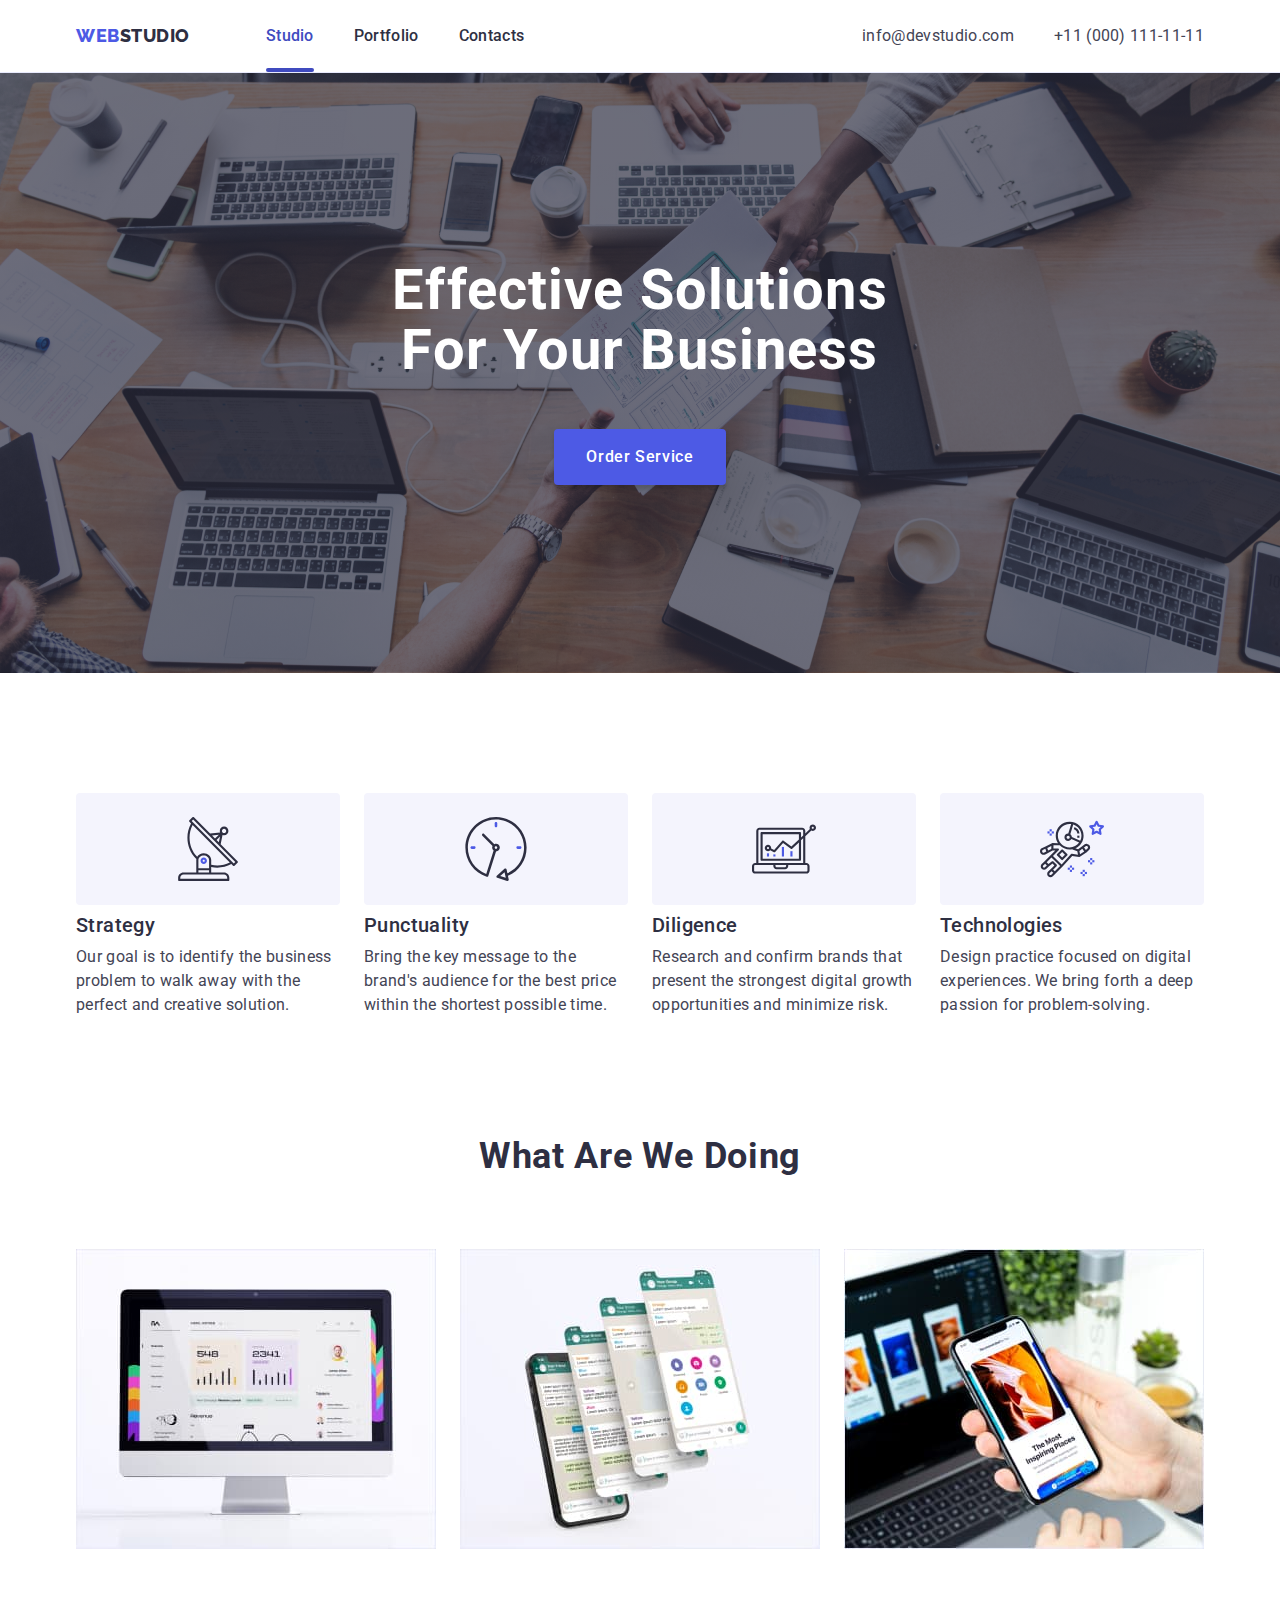
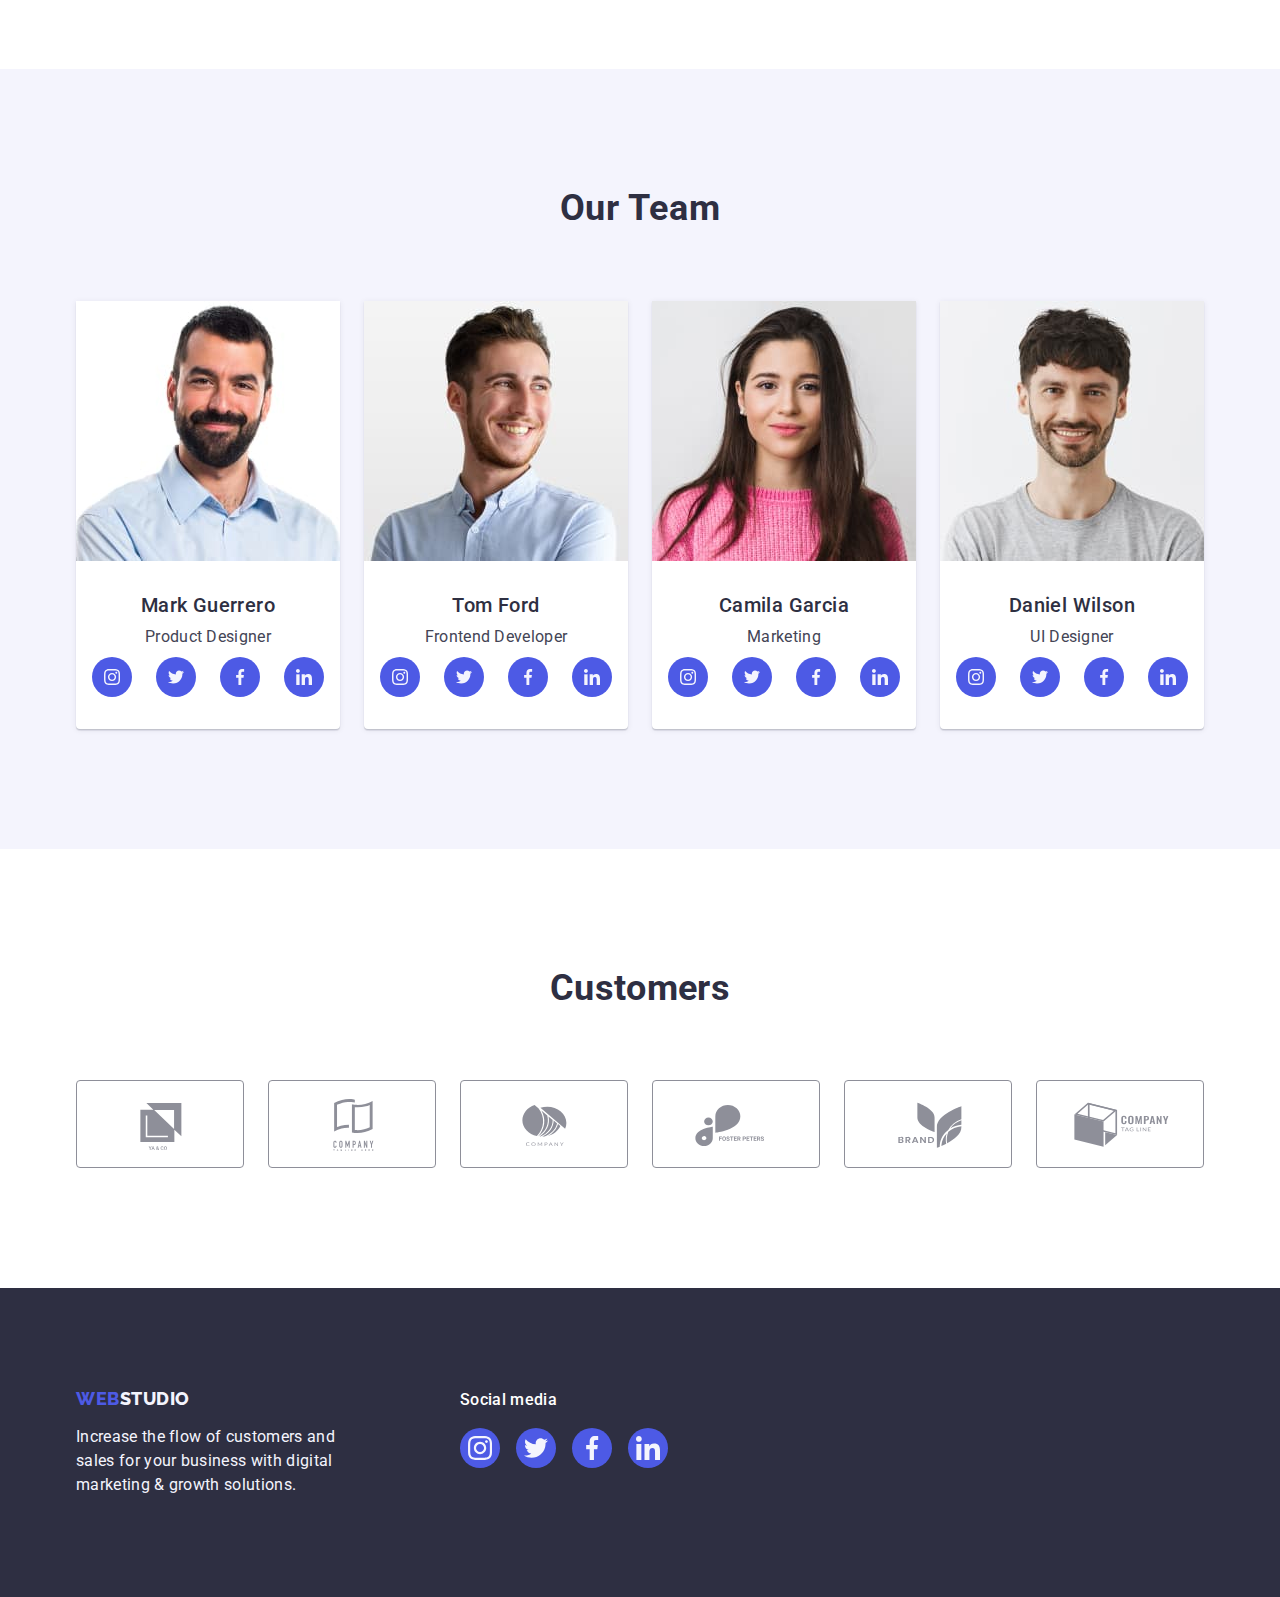
<file: index.html>
<!DOCTYPE html>
<html lang="en">
  <head>
    <meta charset="UTF-8" />
    <meta http-equiv="X-UA-Compatible" content="IE=edge" />
    <meta name="viewport" content="width=device-width, initial-scale=1.0" />
    <title>Web Studio</title>
    <link rel="preconnect" href="https://fonts.googleapis.com" />
    <link rel="preconnect" href="https://fonts.gstatic.com" crossorigin />
    <link
      href="https://fonts.googleapis.com/css2?family=Raleway:wght@800&family=Roboto:wght@400;500;700;900&display=swap"
      rel="stylesheet"
    />
    <link
      rel="stylesheet"
      href="https://cdn.jsdelivr.net/npm/modern-normalize@1.1.0/modern-normalize.min.css"
    />
    <link rel="stylesheet" href="./css/styles.css" />
  </head>

  <!-- Body -->
  <body>
    <!-- Header -->
    <header class="page-header">
      <div class="container header-container">
        <!-- Nav -->
        <nav class="menu">
          <a class="logo link" href="./index.html">
            Web<span class="studio-dark-text">Studio</span></a
          >
          <ul class="list nav-list">
            <li class="item nav-item">
              <a class="nav-link link current" href="./index.html">Studio</a>
            </li>
            <li class="item nav-item">
              <a class="nav-link link" href="./portfolio.html">Portfolio</a>
            </li>
            <li class="item nav-item">
              <a class="nav-link link" href="">Contacts</a>
            </li>
          </ul>
        </nav>

        <!-- Address -->
        <address class="contacts">
          <ul class="list contacts-list">
            <li>
              <a
                class="link contacts-link mail"
                href="mailto:info@devstudio.com"
                >info@devstudio.com</a
              >
            </li>
            <li>
              <a class="link contacts-link tel" href="tel:+110001111111"
                >+11 (000) 111-11-11</a
              >
            </li>
          </ul>
        </address>
      </div>
    </header>

    <!-- Main -->
    <main>
      <!-- Hero section -->
      <section class="section hero-section">
        <div class="container">
          <h1 class="title hero-title">
            Effective Solutions for Your Business
          </h1>
          <button class="hero-btn btn" type="button" data-modal-open>
            Order Service
          </button>
        </div>
      </section>

      <!-- About section -->
      <section class="section about-section">
        <div class="container">
          <h2 hidden class="title about-title">About</h2>
          <ul class="list about-list">
            <li class="item about-item">
              <div class="thumb thumb-about">
                <svg class="icon" width="64" height="64">
                  <use href="./images/icons.svg#antenna"></use>
                </svg>
              </div>
              <h3 class="about-subtitle subtitle">Strategy</h3>
              <p class="text about-text">
                Our goal is to identify the business problem to walk away with
                the perfect and creative solution.
              </p>
            </li>
            <li class="item about-item">
              <div class="thumb thumb-about">
                <svg class="icon" width="64" height="64">
                  <use href="./images/icons.svg#clock"></use>
                </svg>
              </div>
              <h3 class="about-subtitle subtitle">Punctuality</h3>
              <p class="text about-text">
                Bring the key message to the brand's audience for the best price
                within the shortest possible time.
              </p>
            </li>
            <li class="item about-item">
              <div class="thumb thumb-about">
                <svg class="icon" width="64" height="64">
                  <use href="./images/icons.svg#diagram"></use>
                </svg>
              </div>
              <h3 class="about-subtitle subtitle">Diligence</h3>
              <p class="text about-text">
                Research and confirm brands that present the strongest digital
                growth opportunities and minimize risk.
              </p>
            </li>
            <li class="item about-item">
              <div class="thumb thumb-about">
                <svg class="icon" width="64" height="64">
                  <use href="./images/icons.svg#astronaut"></use>
                </svg>
              </div>
              <h3 class="about-subtitle subtitle">Technologies</h3>
              <p class="text about-text">
                Design practice focused on digital experiences. We bring forth a
                deep passion for problem-solving.
              </p>
            </li>
          </ul>
        </div>
      </section>

      <!-- What are we doing section -->
      <section class="section projects-section">
        <div class="container">
          <h2 class="title projects-title">What are we doing</h2>
          <ul class="list projects-list">
            <li class="item projects-item">
              <img
                src="./images/what-are-we-doing/img-1.jpg"
                alt="our 1st application"
                width="360"
                height="300"
                class="img projects-img"
              />
            </li>
            <li class="item projects-item">
              <img
                src="./images/what-are-we-doing/img-2.jpg"
                alt="our 2nd application"
                width="360"
                height="300"
                class="img projects-img"
              />
            </li>
            <li class="item projects-item">
              <img
                src="./images/what-are-we-doing/img-3.jpg"
                alt="our 3rd application"
                width="360"
                height="300"
                class="img projects-img"
              />
            </li>
          </ul>
        </div>
      </section>

      <!-- Our team section -->
      <section class="section team-section">
        <div class="container">
          <h2 class="title team-title">Our Team</h2>
          <ul class="list team-list">
            <li class="item team-item">
              <img
                src="./images/our-team/mark-guerrero.jpg"
                alt="our employee Mark Guerrero"
                width="264"
                height="260"
                class="img team-img"
              />
              <div class="team-subtitle-container">
                <h3 class="subtitle team-subtitle">Mark Guerrero</h3>
                <p class="text text-team">Product Designer</p>
                <ul class="list media-list">
                  <li class="item item-media">
                    <a href="#" class="link media-links">
                      <svg class="icon media-icons" width="16" height="16">
                        <use href="./images/icons.svg#instagram"></use>
                      </svg>
                    </a>
                  </li>
                  <li class="item item-media">
                    <a href="" class="link media-links">
                      <svg class="icon media-icons" width="16" height="16">
                        <use href="./images/icons.svg#twitter"></use>
                      </svg>
                    </a>
                  </li>
                  <li class="item item-media">
                    <a href="" class="link media-links">
                      <svg class="icon media-icons" width="16" height="16">
                        <use href="./images/icons.svg#facebook"></use>
                      </svg>
                    </a>
                  </li>
                  <li class="item item-media">
                    <a href="" class="link media-links">
                      <svg class="icon media-icons" width="16" height="16">
                        <use href="./images/icons.svg#linkedin"></use>
                      </svg>
                    </a>
                  </li>
                </ul>
              </div>
            </li>
            <li class="item team-item">
              <img
                src="./images/our-team/tom-ford.jpg"
                alt="our employee Tom Ford"
                width="264"
                height="260"
                class="img team-img"
              />
              <div class="team-subtitle-container">
                <h3 class="subtitle team-subtitle">Tom Ford</h3>
                <p class="text text-team">Frontend Developer</p>
                <ul class="list media-list">
                  <li class="item item-media">
                    <a href="#" class="link media-links">
                      <svg class="icon media-icons" width="16" height="16">
                        <use href="./images/icons.svg#instagram"></use>
                      </svg>
                    </a>
                  </li>
                  <li class="item item-media">
                    <a href="" class="link media-links">
                      <svg class="icon media-icons" width="16" height="16">
                        <use href="./images/icons.svg#twitter"></use>
                      </svg>
                    </a>
                  </li>
                  <li class="item item-media">
                    <a href="" class="link media-links">
                      <svg class="icon media-icons" width="16" height="16">
                        <use href="./images/icons.svg#facebook"></use>
                      </svg>
                    </a>
                  </li>
                  <li class="item item-media">
                    <a href="" class="link media-links">
                      <svg class="icon media-icons" width="16" height="16">
                        <use href="./images/icons.svg#linkedin"></use>
                      </svg>
                    </a>
                  </li>
                </ul>
              </div>
            </li>
            <li class="item team-item">
              <img
                src="./images/our-team/camila-garcia.jpg"
                alt="our employee Camila Garcia"
                width="264"
                height="260"
                class="img team-img"
              />
              <div class="team-subtitle-container">
                <h3 class="subtitle team-subtitle">Camila Garcia</h3>
                <p class="text text-team">Marketing</p>
                <ul class="list media-list">
                  <li class="item item-media">
                    <a href="#" class="link media-links">
                      <svg class="icon media-icons" width="16" height="16">
                        <use href="./images/icons.svg#instagram"></use>
                      </svg>
                    </a>
                  </li>
                  <li class="item item-media">
                    <a href="" class="link media-links">
                      <svg class="icon media-icons" width="16" height="16">
                        <use href="./images/icons.svg#twitter"></use>
                      </svg>
                    </a>
                  </li>
                  <li class="item item-media">
                    <a href="" class="link media-links">
                      <svg class="icon media-icons" width="16" height="16">
                        <use href="./images/icons.svg#facebook"></use>
                      </svg>
                    </a>
                  </li>
                  <li class="item item-media">
                    <a href="" class="link media-links">
                      <svg class="icon media-icons" width="16" height="16">
                        <use href="./images/icons.svg#linkedin"></use>
                      </svg>
                    </a>
                  </li>
                </ul>
              </div>
            </li>
            <li class="item team-item">
              <img
                src="./images/our-team/daniel-wilson.jpg"
                alt="our employee Daniel Wilson"
                width="264"
                height="260"
                class="img team-img"
              />
              <div class="team-subtitle-container">
                <h3 class="subtitle team-subtitle">Daniel Wilson</h3>
                <p class="text text-team">UI Designer</p>
                <ul class="list media-list">
                  <li class="item item-media">
                    <a href="#" class="link media-links">
                      <svg class="icon media-icons" width="16" height="16">
                        <use href="./images/icons.svg#instagram"></use>
                      </svg>
                    </a>
                  </li>
                  <li class="item item-media">
                    <a href="" class="link media-links">
                      <svg class="icon media-icons" width="16" height="16">
                        <use href="./images/icons.svg#twitter"></use>
                      </svg>
                    </a>
                  </li>
                  <li class="item item-media">
                    <a href="" class="link media-links">
                      <svg class="icon media-icons" width="16" height="16">
                        <use href="./images/icons.svg#facebook"></use>
                      </svg>
                    </a>
                  </li>
                  <li class="item item-media">
                    <a href="" class="link media-links">
                      <svg class="icon media-icons" width="16" height="16">
                        <use href="./images/icons.svg#linkedin"></use>
                      </svg>
                    </a>
                  </li>
                </ul>
              </div>
            </li>
          </ul>
        </div>
      </section>

      <!-- customers -->
      <section class="section customers-section">
        <div class="container">
          <h2 class="item customers-title">Customers</h2>
          <ul class="list customers-list">
            <li class="item customers-item">
              <a href="#" class="link customers-link">
                <svg class="icon customers-icon" width="104" height="56">
                  <use href="./images/icons.svg#clients-1"></use>
                </svg>
              </a>
            </li>
            <li class="item customers-item">
              <a href="#" class="link customers-link">
                <svg class="icon customers-icon" width="104" height="56">
                  <use href="./images/icons.svg#clients-2"></use>
                </svg>
              </a>
            </li>
            <li class="item customers-item">
              <a href="#" class="link customers-link">
                <svg class="icon customers-icon" width="104" height="56">
                  <use href="./images/icons.svg#clients-3"></use>
                </svg>
              </a>
            </li>
            <li class="item customers-item">
              <a href="#" class="link customers-link">
                <svg class="icon customers-icon" width="104" height="56">
                  <use href="./images/icons.svg#clients-4"></use>
                </svg>
              </a>
            </li>
            <li class="item customers-item">
              <a href="#" class="link customers-link">
                <svg class="icon customers-icon" width="104" height="56">
                  <use href="./images/icons.svg#clients-5"></use>
                </svg>
              </a>
            </li>
            <li class="item customers-item">
              <a href="#" class="link customers-link">
                <svg class="icon customers-icon" width="104" height="56">
                  <use href="./images/icons.svg#clients-6"></use>
                </svg>
              </a>
            </li>
          </ul>
        </div>
      </section>
    </main>

    <!-- Footer -->
    <footer class="footer">
      <div class="container footer-container">
        <div class="left-footer-container">
          <a class="link logo" href="./index.html"
            >Web<span class="studio-white-text">Studio</span></a
          >
          <p class="text footer-text">
            Increase the flow of customers and sales for your business with
            digital marketing & growth solutions.
          </p>
        </div>

        <div class="right-footer-conatiner">
          <p class="tetx footer-media-text">Social media</p>
          <ul class="list media-list">
            <li class="item item-media">
              <a href="" class="link media-links footer-media-links">
                <svg class="icon media-icons" width="24" height="24">
                  <use href="./images/icons.svg#instagram"></use>
                </svg>
              </a>
            </li>
            <li class="item item-media">
              <a href="" class="link media-links footer-media-links">
                <svg class="icon media-icons" width="24" height="24">
                  <use href="./images/icons.svg#twitter"></use>
                </svg>
              </a>
            </li>
            <li class="item item-media">
              <a href="" class="link media-links footer-media-links">
                <svg class="icon media-icons" width="24" height="24">
                  <use href="./images/icons.svg#facebook"></use>
                </svg>
              </a>
            </li>
            <li class="item item-media">
              <a href="" class="link media-links footer-media-links">
                <svg class="icon media-icons" width="24" height="24">
                  <use href="./images/icons.svg#linkedin"></use>
                </svg>
              </a>
            </li>
          </ul>
        </div>
      </div>
    </footer>

    <!-- Modal Window -->
    <div class="backdrop is-hidden" data-modal>
      <div class="modal">
        <button class="btn modal-btn" data-modal-close>
          <svg class="icon-close-modal" width="8" height="8">
            <use href="./images/icons.svg#icon-close"></use>
          </svg>
        </button>
      </div>
    </div>
    <script src="./js/modal.js"></script>
  </body>
</html>
</file>
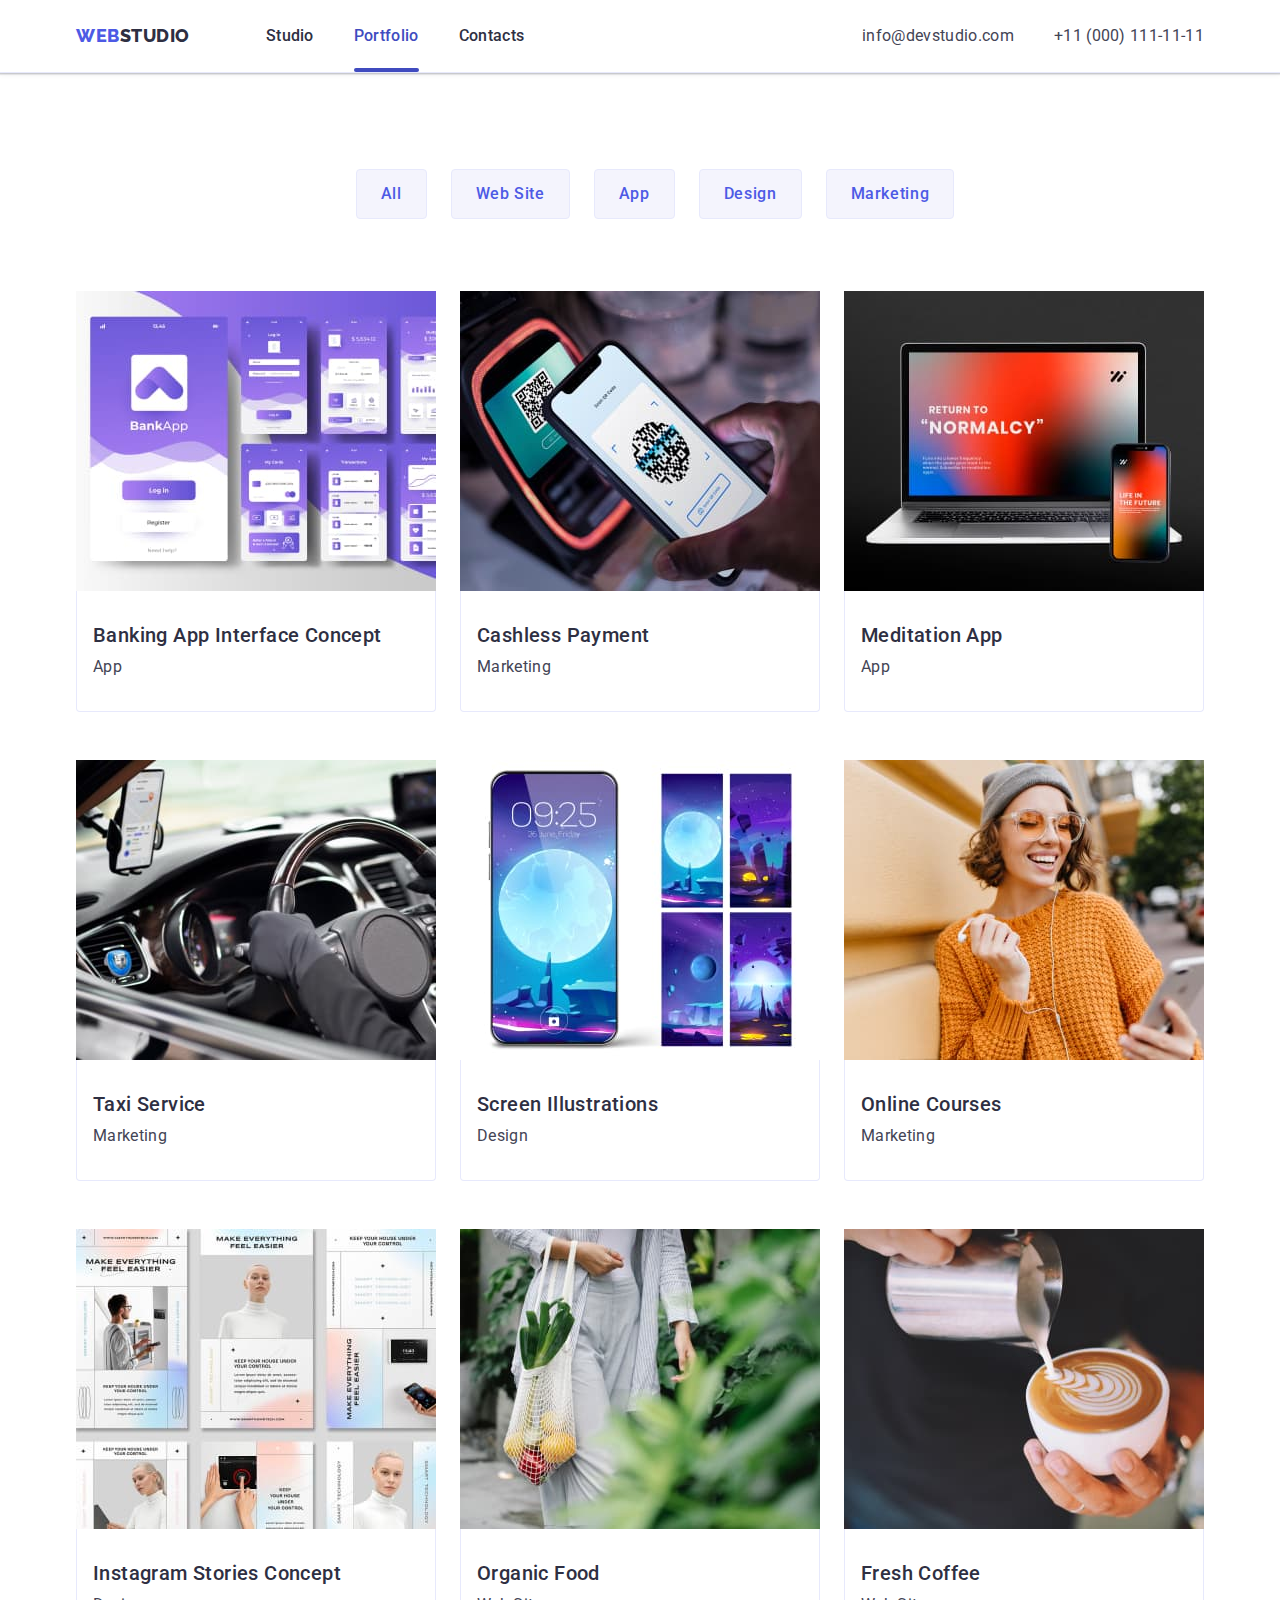
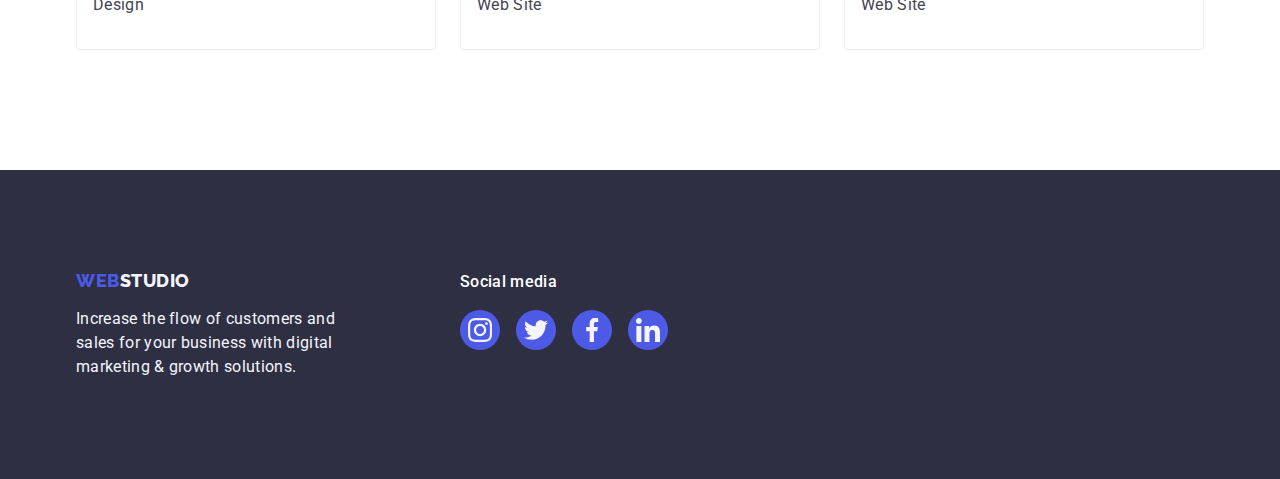
<file: portfolio.html>
<!DOCTYPE html>
<html lang="en">
  <head>
    <meta charset="UTF-8" />
    <meta http-equiv="X-UA-Compatible" content="IE=edge" />
    <meta name="viewport" content="width=device-width, initial-scale=1.0" />
    <title>Portfolio</title>
    <link rel="preconnect" href="https://fonts.googleapis.com" />
    <link rel="preconnect" href="https://fonts.gstatic.com" crossorigin />
    <link
      href="https://fonts.googleapis.com/css2?family=Raleway:wght@800&family=Roboto:wght@400;500;700;900&display=swap"
      rel="stylesheet"
    />
    <link
      rel="stylesheet"
      href="https://cdn.jsdelivr.net/npm/modern-normalize@1.1.0/modern-normalize.min.css"
    />
    <link rel="stylesheet" href="./css/styles.css" />
  </head>
  <body>
    <!-- Header -->
    <header class="page-header">
      <div class="container header-container">
        <!-- Nav -->
        <nav class="menu">
          <a class="logo link" href="./index.html"
            >Web<span class="studio-dark-text">Studio</span></a
          >
          <ul class="list nav-list">
            <li class="item nav-item">
              <a class="nav-link link" href="./index.html">Studio</a>
            </li>
            <li class="item nav-item">
              <a class="nav-link link current" href="./portfolio.html"
                >Portfolio</a
              >
            </li>
            <li class="item nav-item">
              <a class="nav-link link" href="">Contacts</a>
            </li>
          </ul>
        </nav>

        <!-- Address -->
        <address class="contacts">
          <ul class="list contacts-list">
            <li>
              <a
                class="link contacts-link mail"
                href="mailto:info@devstudio.com"
                >info@devstudio.com</a
              >
            </li>
            <li>
              <a class="link contacts-link tel" href="tel:+110001111111"
                >+11 (000) 111-11-11</a
              >
            </li>
          </ul>
        </address>
      </div>
    </header>

    <!-- Main -->
    <main>
      <section class="portfolio-section">
        <div class="container">
          <h1 hidden>Portfolio</h1>
          <!-- Фильтр -->
          <ul class="list filter-list container">
            <li class="item flter-item">
              <button class="btn filter-btn" type="button">All</button>
            </li>
            <li class="item flter-item">
              <button class="btn filter-btn" type="button">Web Site</button>
            </li>
            <li class="item flter-item">
              <button class="btn filter-btn" type="button">App</button>
            </li>
            <li class="item flter-item">
              <button class="btn filter-btn" type="button">Design</button>
            </li>
            <li class="item flter-item">
              <button class="btn filter-btn" type="button">Marketing</button>
            </li>
          </ul>

          <!-- Перечень продуктов -->
          <ul class="list portfolio-list">
            <li class="item card-item">
              <a href="" class="link">
                <div class="overlay-thumb">
                  <img
                    class="img porfolio-img"
                    src="./images/portfolio/banking-app-interface-concept.jpg"
                    alt="banking app"
                    width="360"
                    height="300"
                  />
                  <div class="overlay">
                    <p class="overlay-text">
                      14 Stylish and User-Friendly App Design Concepts · Task
                      Manager App · Calorie Tracker App · Exotic Fruit Ecommerce
                      App · Cloud Storage App
                    </p>
                  </div>
                </div>
                <div class="text-container">
                  <h2 class="title porjects-title-portfolio">
                    Banking App Interface Concept
                  </h2>
                  <p class="text type-project">App</p>
                </div>
              </a>
            </li>
            <li class="item card-item">
              <a href="" class="link">
                <div class="overlay-thumb">
                  <img
                    class="img porfolio-img"
                    src="./images/portfolio/cashless-payment.jpg"
                    alt="cashless payment"
                    width="360"
                    height="300"
                  />
                  <div class="overlay">
                    <p class="overlay-text">
                      14 Stylish and User-Friendly App Design Concepts · Task
                      Manager App · Calorie Tracker App · Exotic Fruit Ecommerce
                      App · Cloud Storage App
                    </p>
                  </div>
                </div>
                <div class="text-container">
                  <h2 class="title porjects-title-portfolio">
                    Cashless Payment
                  </h2>
                  <p class="text type-project">Marketing</p>
                </div>
              </a>
            </li>
            <li class="item card-item">
              <a href="" class="link">
                <div class="overlay-thumb">
                  <img
                    class="img porfolio-img"
                    src="./images/portfolio/meditation-app.jpg"
                    alt="meditation app"
                    width="360"
                    height="300"
                  />
                  <div class="overlay">
                    <p class="overlay-text">
                      14 Stylish and User-Friendly App Design Concepts · Task
                      Manager App · Calorie Tracker App · Exotic Fruit Ecommerce
                      App · Cloud Storage App
                    </p>
                  </div>
                </div>
                <div class="text-container">
                  <h2 class="title porjects-title-portfolio">Meditation App</h2>
                  <p class="text type-project">App</p>
                </div>
              </a>
            </li>
            <li class="item card-item">
              <a href="" class="link">
                <div class="overlay-thumb">
                  <img
                    class="img porfolio-img"
                    src="./images/portfolio/taxi-service.jpg"
                    alt="taxi service"
                    width="360"
                    height="300"
                  />
                  <div class="overlay">
                    <p class="overlay-text">
                      14 Stylish and User-Friendly App Design Concepts · Task
                      Manager App · Calorie Tracker App · Exotic Fruit Ecommerce
                      App · Cloud Storage App
                    </p>
                  </div>
                </div>
                <div class="text-container">
                  <h2 class="title porjects-title-portfolio">Taxi Service</h2>
                  <p class="text type-project">Marketing</p>
                </div>
              </a>
            </li>
            <li class="item card-item">
              <a href="" class="link">
                <div class="overlay-thumb">
                  <img
                    class="img porfolio-img"
                    src="./images/portfolio/screen-illustrations.jpg"
                    alt="screen illustrations"
                    width="360"
                    height="300"
                  />
                  <div class="overlay">
                    <p class="overlay-text">
                      14 Stylish and User-Friendly App Design Concepts · Task
                      Manager App · Calorie Tracker App · Exotic Fruit Ecommerce
                      App · Cloud Storage App
                    </p>
                  </div>
                </div>
                <div class="text-container">
                  <h2 class="title porjects-title-portfolio">
                    Screen Illustrations
                  </h2>
                  <p class="text type-project">Design</p>
                </div>
              </a>
            </li>
            <li class="item card-item">
              <a href="" class="link">
                <div class="overlay-thumb">
                  <img
                    class="img porfolio-img"
                    src="./images/portfolio/online-courses.jpg"
                    alt="online courses"
                    width="360"
                    height="300"
                  />
                  <div class="overlay">
                    <p class="overlay-text">
                      14 Stylish and User-Friendly App Design Concepts · Task
                      Manager App · Calorie Tracker App · Exotic Fruit Ecommerce
                      App · Cloud Storage App
                    </p>
                  </div>
                </div>
                <div class="text-container">
                  <h2 class="title porjects-title-portfolio">Online Courses</h2>
                  <p class="text type-project">Marketing</p>
                </div>
              </a>
            </li>
            <li class="item card-item">
              <a href="" class="link">
                <div class="overlay-thumb">
                  <img
                    class="img porfolio-img"
                    src="./images/portfolio/instagram-stories-concept.jpg"
                    alt="instagram stories concept"
                    width="360"
                    height="300"
                  />
                  <div class="overlay">
                    <p class="overlay-text">
                      14 Stylish and User-Friendly App Design Concepts · Task
                      Manager App · Calorie Tracker App · Exotic Fruit Ecommerce
                      App · Cloud Storage App
                    </p>
                  </div>
                </div>
                <div class="text-container">
                  <h2 class="title porjects-title-portfolio">
                    Instagram Stories Concept
                  </h2>
                  <p class="text type-project">Design</p>
                </div>
              </a>
            </li>
            <li class="item card-item">
              <a href="" class="link">
                <div class="overlay-thumb">
                  <img
                    class="img porfolio-img"
                    src="./images/portfolio/organic-food.jpg"
                    alt="organic food"
                    width="360"
                    height="300"
                  />
                  <div class="overlay">
                    <p class="overlay-text">
                      14 Stylish and User-Friendly App Design Concepts · Task
                      Manager App · Calorie Tracker App · Exotic Fruit Ecommerce
                      App · Cloud Storage App
                    </p>
                  </div>
                </div>
                <div class="text-container">
                  <h2 class="title porjects-title-portfolio">Organic Food</h2>
                  <p class="text type-project">Web Site</p>
                </div>
              </a>
            </li>
            <li class="item card-item">
              <a href="" class="link">
                <div class="overlay-thumb">
                  <img
                    class="img porfolio-img"
                    src="./images/portfolio/fresh-coffee.jpg"
                    alt="fresh coffee"
                    width="360"
                    height="300"
                  />
                  <div class="overlay">
                    <p class="overlay-text">
                      14 Stylish and User-Friendly App Design Concepts · Task
                      Manager App · Calorie Tracker App · Exotic Fruit Ecommerce
                      App · Cloud Storage App
                    </p>
                  </div>
                </div>
                <div class="text-container">
                  <h2 class="title porjects-title-portfolio">Fresh Coffee</h2>
                  <p class="text type-project">Web Site</p>
                </div>
              </a>
            </li>
          </ul>
        </div>
      </section>
    </main>

    <!-- Footer -->
    <footer class="footer">
      <div class="container footer-container">
        <div class="left-footer-container">
          <a class="link logo" href="./index.html"
            >Web<span class="studio-white-text">Studio</span></a
          >
          <p class="text footer-text">
            Increase the flow of customers and sales for your business with
            digital marketing & growth solutions.
          </p>
        </div>

        <div class="right-footer-conatiner">
          <p class="tetx footer-media-text">Social media</p>
          <ul class="list media-list">
            <li class="item item-media">
              <a href="" class="link media-links footer-media-links">
                <svg class="icon media-icons" width="24" height="24">
                  <use href="./images/icons.svg#instagram"></use>
                </svg>
              </a>
            </li>
            <li class="item item-media">
              <a href="" class="link media-links footer-media-links">
                <svg class="icon media-icons" width="24" height="24">
                  <use href="./images/icons.svg#twitter"></use>
                </svg>
              </a>
            </li>
            <li class="item item-media">
              <a href="" class="link media-links footer-media-links">
                <svg class="icon media-icons" width="24" height="24">
                  <use href="./images/icons.svg#facebook"></use>
                </svg>
              </a>
            </li>
            <li class="item item-media">
              <a href="" class="link media-links footer-media-links">
                <svg class="icon media-icons" width="24" height="24">
                  <use href="./images/icons.svg#linkedin"></use>
                </svg>
              </a>
            </li>
          </ul>
        </div>
      </div>
    </footer>
  </body>
</html>
</file>
<file: css/styles.css>
:root{
--main-text-color:#2E2F42;
--seconfary-text-color:#434455;
--hover-color:#404BBF;
--white-color:#FFFFFF;
--accent-color:#4D5AE5;
--footer-text-color:#F4F4FD;
--border-color-filter:#E7E9FC;
--transition-dur-and-func: 250ms cubic-bezier(0.4, 0, 0.2, 1);
}
/* *{
    outline: 1px solid tomato;
} */
/* СБРОС СТИЛЕЙ */
h1,h2,h3,h4,h5,h6,p{
    margin: 0;
    padding: 0;
}
ul{
    margin: 0;
    padding: 0;
}
/* /СБРОС СТИЛЕЙ */
/* ============BASIC STYLE============ */
body{
    font-family: 'Roboto', sans-serif;
    letter-spacing: 0.02em;
    color: var(--seconfary-text-color);
    background-color: var(--white-color);
}
img{
    display: block;
}
.page-header{
    border-bottom: 1px solid #E7E9FC;
    box-shadow: 0px 2px 1px rgba(46, 47, 66, 0.08),
        0px 1px 1px rgba(46, 47, 66, 0.16),
        0px 1px 6px rgba(46, 47, 66, 0.08);

}
.section{
    padding-top: 120px;
    padding-bottom: 120px;
}
.container{
    width: 1158px;
        margin-left: auto;
        margin-right: auto;
        padding-left: 15px;
        padding-right: 15px;
}
.link {
    text-decoration: none;
    font-style: normal;
}

.text {
        font-weight: 400;
        font-size: 16px;
        line-height: 1.5;
        color: var(--seconfary-text-color);
}
.title {
        font-weight: 700;
        font-size: 36px;
        line-height: 1.11;
        text-transform: capitalize;
        color: var(--main-text-color);
}
.list {
    list-style: none;
}
.subtitle{
      font-weight: 500;
        font-size: 20px;
        line-height: 1.2;
        color: var(--main-text-color);
        letter-spacing: 0.02em;
}
.btn {
    cursor: pointer;
    font-family: inherit;
    border: none;
}
/* 
=
============INDEX.HTML============
= 
*/
/* ============HEADER============ */
.menu{
    display: flex;
    align-items: center;

}
.logo {
    font-family: 'Raleway', sans-serif;
        font-weight: 800;
        font-size: 18px;
        line-height: 1.17;
        letter-spacing: 0.03em;
        text-transform: uppercase;
        color: var(--accent-color);
        display: block;
        padding: 24px 0;
        margin-right: 76px;
}

.header-container{
    display: flex;
    justify-content: space-between;
        align-items: center;
}
.contacts-link{
        display: block;
        padding: 24px 0;

        font-weight: 400;
        font-size: 16px;
        line-height: 1.5;
        color: var(--seconfary-text-color);
        font-style: normal;

        transition: color var(--transition-dur-and-func);
}

.contacts-link:hover,
.contacts-link:focus{
    color: var(--hover-color);
}
.nav-list{
    display: flex;
    gap: 40px;
    justify-content: space-between;
}
.nav-link:hover,
.nav-link:focus{
    color: var(--hover-color);
}
.studio-dark-text{
    color: var(--main-text-color);
}
.nav-link {
    position: relative;

    display: block;
    padding: 24px 0;

    font-weight: 500;
    font-size: 16px;
    line-height: 1.5;
    color: var(--main-text-color);
    transition: color var(--transition-dur-and-func);
}
.nav-link::after{
    content: '';

    position: absolute;
    left: 0px;
    bottom: 0;
    width: 100%;
    height: 4px;

    border-radius: 2px;
}
.current{
    color: var(--hover-color);
}
.nav-link.current::after{
    background-color: var(--hover-color);
}
.contacts{
    font-style: normal;
}
.contacts-list{
    display: flex;
    gap: 40px;
}
/* ============/HEADER============ */
/* ============HERO============ */
.hero-section {
    margin: 0 auto;
    background-image: linear-gradient(rgba(46, 47, 66, 0.7), rgba(46, 47, 66, 0.7)), url(../images/bg-hero.jpg);
    background-repeat: no-repeat;
    background-size: cover;
    background-position: center center;
    max-width: 1440px;
    padding-top: 188px;
    padding-bottom: 188px;
}

.hero-title {
    font-weight: 700;
    font-size: 56px;
    line-height: 1.07;
    color: var(--white-color);
    text-align: center;
    letter-spacing: inherit;
    letter-spacing: 0.02em;
    max-width: 496px;
    margin-left: auto;
    margin-right: auto;
    margin-bottom: 48px;
}

.hero-btn {
    display: block;
    min-width: 169px;
    margin-left: auto;
    margin-right: auto;
    padding: 16px 32px;

    font-weight: 500;
    font-size: 16px;
    line-height: 1.5;
    letter-spacing: 0.04em;
    
    color:var(--white-color);
    background: var(--accent-color);
    box-shadow: 0px 4px 4px rgba(0, 0, 0, 0.15);
    border-radius: 4px;

    transition: background-color var(--transition-dur-and-func);

}
.hero-btn:hover,
.hero-btn:focus{
    background-color: var(--hover-color);
}
/* ============/HERO============ */
/* ============ABOUT============ */
.about-list{
    display: flex;
    justify-content: space-between;
    gap: 24px;
}
.about-title{
    text-align: center;
    letter-spacing: 0.02em;
}
.about-subtitle{
    margin-bottom: 8px;
}
.about-item{
    width: 264px;
}
.thumb-about{
    background-color: #F4F4FD;
    border-radius: 4px;
    margin-bottom: 8px;
    display: flex;
    justify-content: center;
    align-items: center;
    height: 112px;
}
/* ============/ABOUT============ */
/* ============PROJECTS============ */
.projects-section{
    padding-top: 0;
}
.projects-title{
    text-align: center;
    letter-spacing: 0.02em;
    margin-bottom: 72px;
}

.projects-list{
    display: flex;
    gap: 24px;
}
/* ============/PROJECTS============ */
/* ============TEAM============ */
.team-list{
    display: flex;
    justify-content: space-between;
    gap: 24px;
}
.team-section {
    background-color: var(--footer-text-color);
}
.team-title{
    margin-bottom: 72px;
}
.team-title,
.team-subtitle{
    text-align: center;
    letter-spacing: 0.02em;
}
.team-subtitle{
    margin-bottom: 8px;
}
.team-item{
    background-color: var(--white-color);
    width: 264px;
    box-shadow: 0px 1px 6px rgba(46, 47, 66, 0.08), 0px 1px 1px rgba(46, 47, 66, 0.16), 0px 2px 1px rgba(46, 47, 66, 0.08);
        border-radius: 0px 0px 4px 4px;
}
.team-subtitle-container{
    padding: 32px 0 32px;
    text-align: center;
    border-radius: 0px 0px 4px 4px;

}
.media-links{
    display: flex;
    justify-content: center;
    align-items: center;
    width: 40px;
    height: 40px;

    background-color: var(--accent-color);
    border-radius: 50%;

    transition: background-color var(--transition-dur-and-func);
}
.media-links:hover,
.media-links:focus{
    background-color: #404bbf;
}
.media-list{
    display: flex;
    justify-content: center;
    gap: 24px;
}
.item-media{
     width: 40px;
     height: 40px;
}
.media-icons{
    fill: var(--footer-text-color);
}
.media-container{
    padding: 32px 0 32px;
}
.text-team{
    margin-bottom: 8px;
}
/* ============/TEAM============ */

/* ============CUSTOMERS============ */
.customers-title{
    text-align: center;
    font-size: 36px;
    text-transform: capitalize;
    color: var(--main-text-color);
    margin-bottom: 72px;
    line-height: 1.1;
}
.customers-list{
    display: flex;
    justify-content: center;
    align-items: center;
    gap: 24px;
}
.customers-item{
    width: calc((100% - 120px) / 6);
    height: 88px;
}
.customers-link{
    display: flex;
    justify-content: center;
    align-items: center;
    width: 100%;
    height: 100%;

    border: 1px solid #8E8F99;
    border-radius: 4px;

    color: #8e8f99;

    transition: color var(--transition-dur-and-func), border-color var(--transition-dur-and-func);
}
.customers-link:hover,
.customers-link:focus{
    border-color: var(--hover-color);
    color: #404bbf;
}
.customers-icon{
    fill: currentColor;
}
/* ============/CUSTOMERS============ */

/* ============FOOTER============ */

.studio-white-text{
    color: #F4F4FD;
}

.footer{
    background-color: var(--main-text-color);
    padding: 100px 0;

}
.footer-container{
    display: flex;
    gap: 120px;
    align-items: baseline;
}
.footer-text{
    color: var(--footer-text-color);
    width: 264px;
}
.footer .logo{
    margin: 0 0 16px 0;
    padding: 0;
    display: inline-block;
}
.footer-media-text{
    font-weight: 500;
    color: var(--white-color);
    margin-bottom: 16px;
    line-height: 1.5;
}
.footer .media-list{
    margin: 0;
    gap: 16px;

}
.footer .item-media{
    width: 40px;
    height: 40px;
}
.footer .media-icons{
    fill: var(--footer-text-color);
}
.footer-media-links{
    width: 40px;
    height: 40px;

    transition: background-color var(--transition-dur-and-func);
}
.footer-media-links:hover,
.footer-media-links:focus{
    background-color: #31d0aa;
}
/* ============/FOOTER============ */


/* 
=
============/INDEX.HTML============
= 
*/




/* 
=
============PORTFOLIO.HTML============
= 
*/
/* ============FILTER BTN============ */
.portfolio-section{
    padding-top: 96px;
    padding-bottom: 120px;
}
.filter-list{
    display: flex;
    justify-content: center;
    gap: 24px;
    margin-bottom: 72px;
    padding: 0;
    column-gap: 24px;
}

.filter-btn{
        font-weight: 500;
        font-size: 16px;
        line-height: 1.5;
        letter-spacing: 0.04em;
         color: var(--accent-color);
         background-color: var(--footer-text-color);
        border: 1px solid var(--border-color-filter);
         padding: 12px 24px;
        border-radius: 4px;

        transition: color var(--transition-dur-and-func),
        background-color var(--transition-dur-and-func),
        border var(--transition-dur-and-func),
        box-shadow var(--transition-dur-and-func);
}
.filter-btn:hover,
.filter-btn:focus{
    color: var(--white-color);
    background-color: var(--hover-color);
    border: 1px solid transparent;
    box-shadow: 0px 3px 1px rgba(0, 0, 0, 0.1),
        0px 2px 1px rgba(0, 0, 0, 0.08),
        0px 2px 2px rgba(0, 0, 0, 0.12);;
}
/* ============/FILTER BTN============ */
/* ============PROJECTS============ */
.portfolio-list{
    display: flex;
    justify-content: space-between;
    flex-wrap: wrap;
    row-gap: 48px;
    column-gap: 24px;
    
}
.portfolio-list .link{
    display: block;
}
.portfolio-list .link:hover,
.portfolio-list .link:focus{
    box-shadow: 0px 1px 6px rgba(46, 47, 66, 0.08),
        0px 1px 1px rgba(46, 47, 66, 0.16),
        0px 2px 1px rgba(46, 47, 66, 0.08);;
}
.card-item{
    width: calc((100% - 48px) / 3);
}
.card-item:hover,
.card-item:focus{
    box-shadow: 0px 1px 6px rgba(46, 47, 66, 0.08), 0px 1px 1px rgba(46, 47, 66, 0.16), 0px 2px 1px rgba(46, 47, 66, 0.08);
}
.text-container{
    padding: 32px 16px;
    border-radius: 0px 0px 4px 4px;
        border: 1px solid var(--border-color-filter);
        border-top: none;
}
.porjects-title-portfolio{
    font-weight: 500;
    font-size: 20px;
    line-height: 1.2;
    letter-spacing: 0.02em;
    margin-bottom: 8px;

}
.overlay-thumb{
    position: relative;
    overflow: hidden;

}
.overlay{
    position: absolute;
    top: 0;
    left: 0;

    width: 100%;
    height: 100%;

    background-color: var(--accent-color);
    color: var(--footer-text-color);

    transform: translateY(100%);
    transition: transform var(--transition-dur-and-func);
    padding: 40px 32px;
}
.card-item:hover .overlay,
.portfolio-list .link:focus .overlay{
    transform: translateY(0);
}
.overlay-text{
    line-height: 1.5;
}
/* ============/PROJECTS============ */

/* ============MODAL WINDOW============ */
.backdrop{
    position: fixed;
    top: 0;
    left: 0;

    width: 100%;
    height: 100%;

    background: rgba(46, 47, 66, 0.4);

    opacity: 1;
    visibility: visible;
    transition: opacity var(--transition-dur-and-func), visibility var(--transition-dur-and-func);
}
.backdrop.is-hidden{
    opacity: 0;
    pointer-events: none;
    visibility: hidden;
}
.modal{
    position: absolute;
    top: 50%;
    left: 50%;

    width: 408px;
    height: 584px;
    background: #FCFCFC;
    box-shadow: 0px 1px 1px rgba(0, 0, 0, 0.14), 0px 1px 3px rgba(0, 0, 0, 0.12), 0px 2px 1px rgba(0, 0, 0, 0.2);
    border-radius: 4px;

    transform: translate(-50%, -50%) scale(1);
    transition: transform var(--transition-dur-and-func);
}
.modal-btn{
    position: absolute;
    top: 24px;
    right: 24px;

    display: flex;
    justify-content: center;
    align-items: center;
    width: 24px;
    height: 24px;

    background: var(--border-color-filter);
    border: 1px solid rgba(0, 0, 0, 0.1);
    border-radius: 50%;

}
.backdrop.backdrop.is-hidden .modal{
    transform: translate(-50%, -50%) scale(0.6) ;
    opacity: 0;
}
</file>
